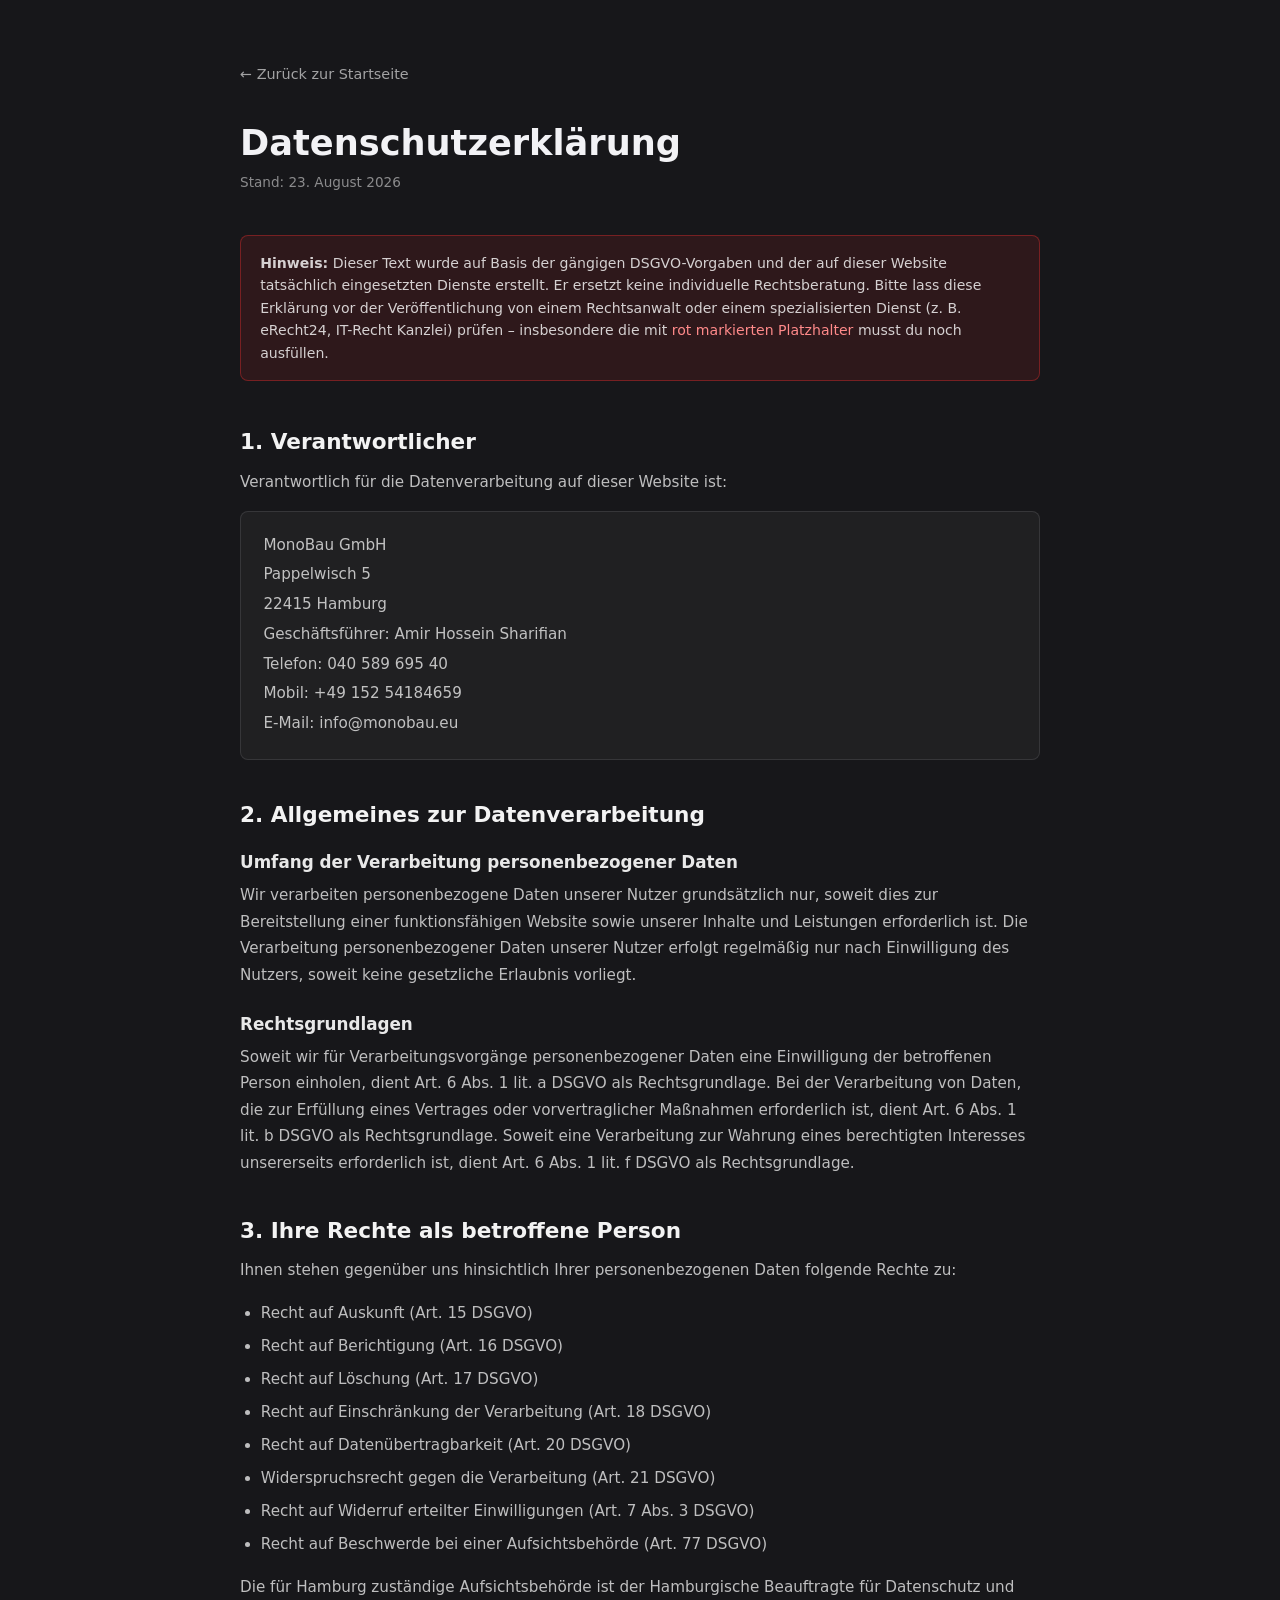
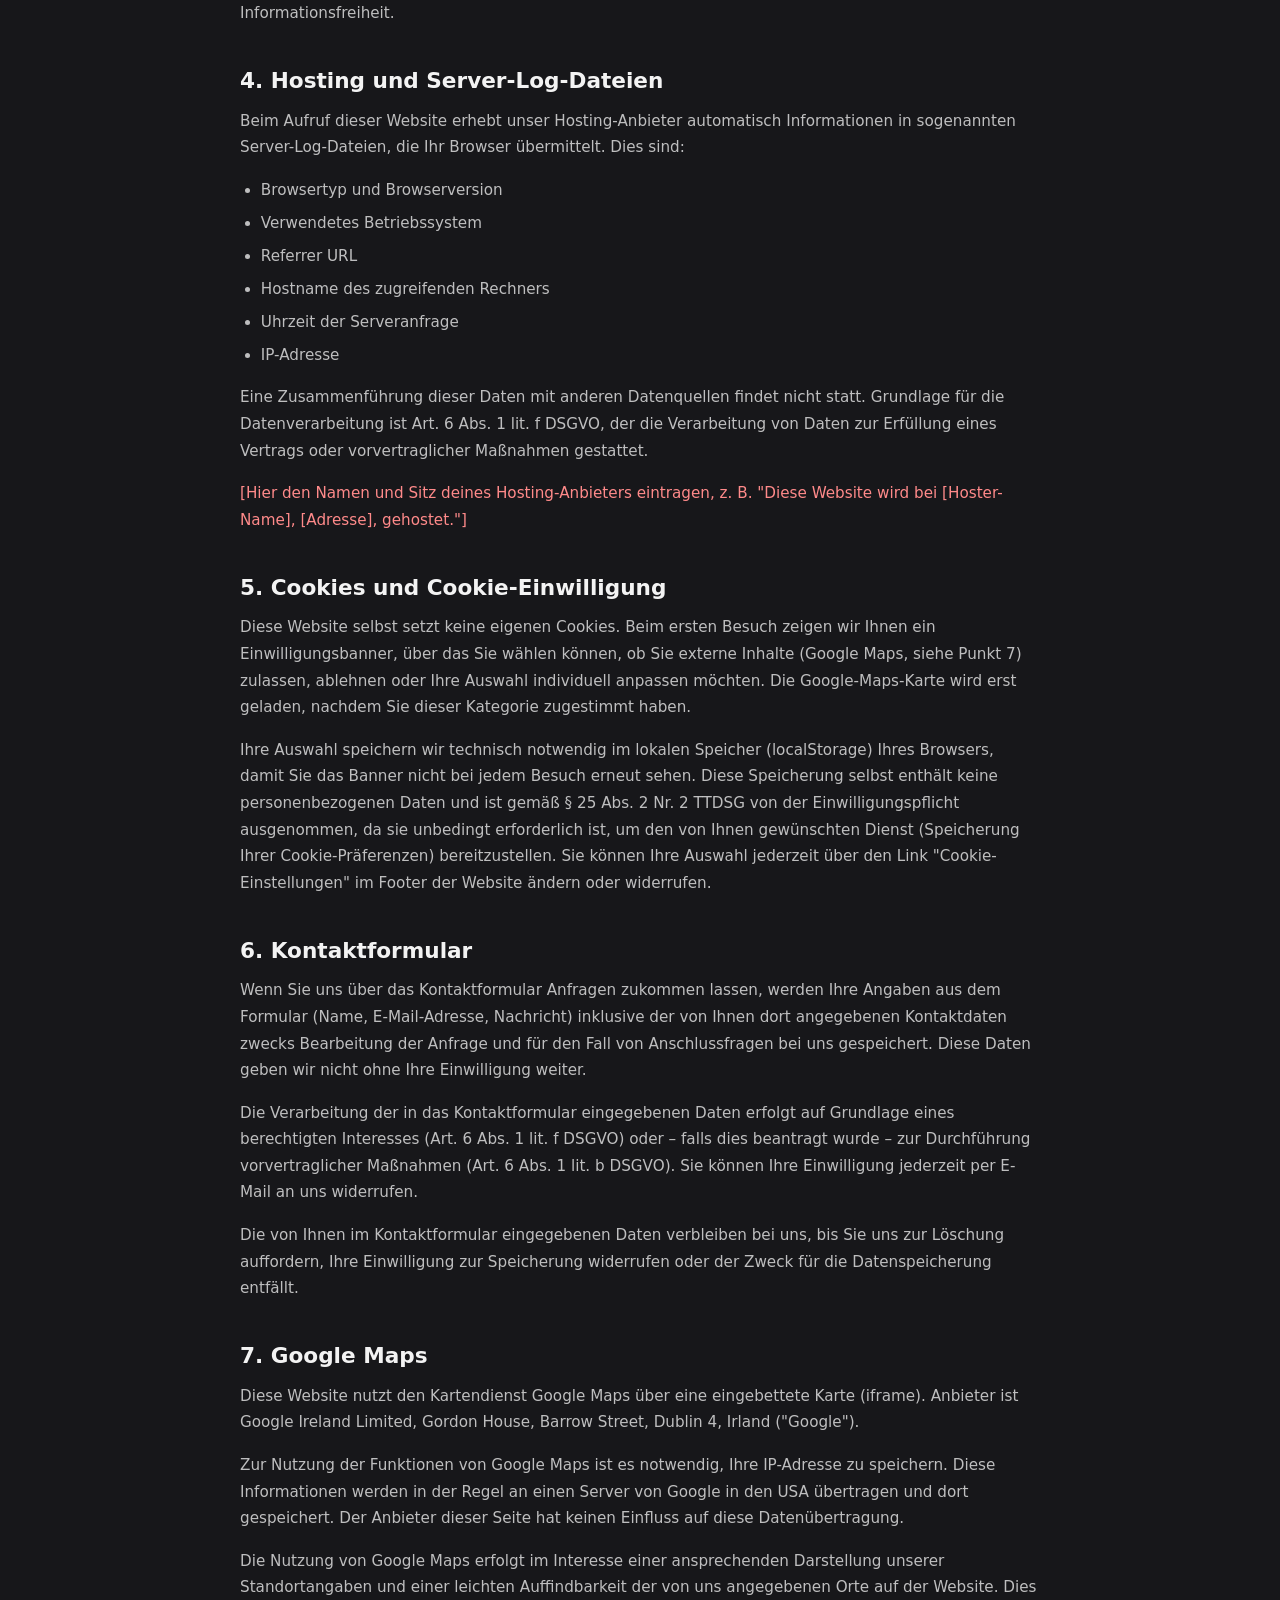
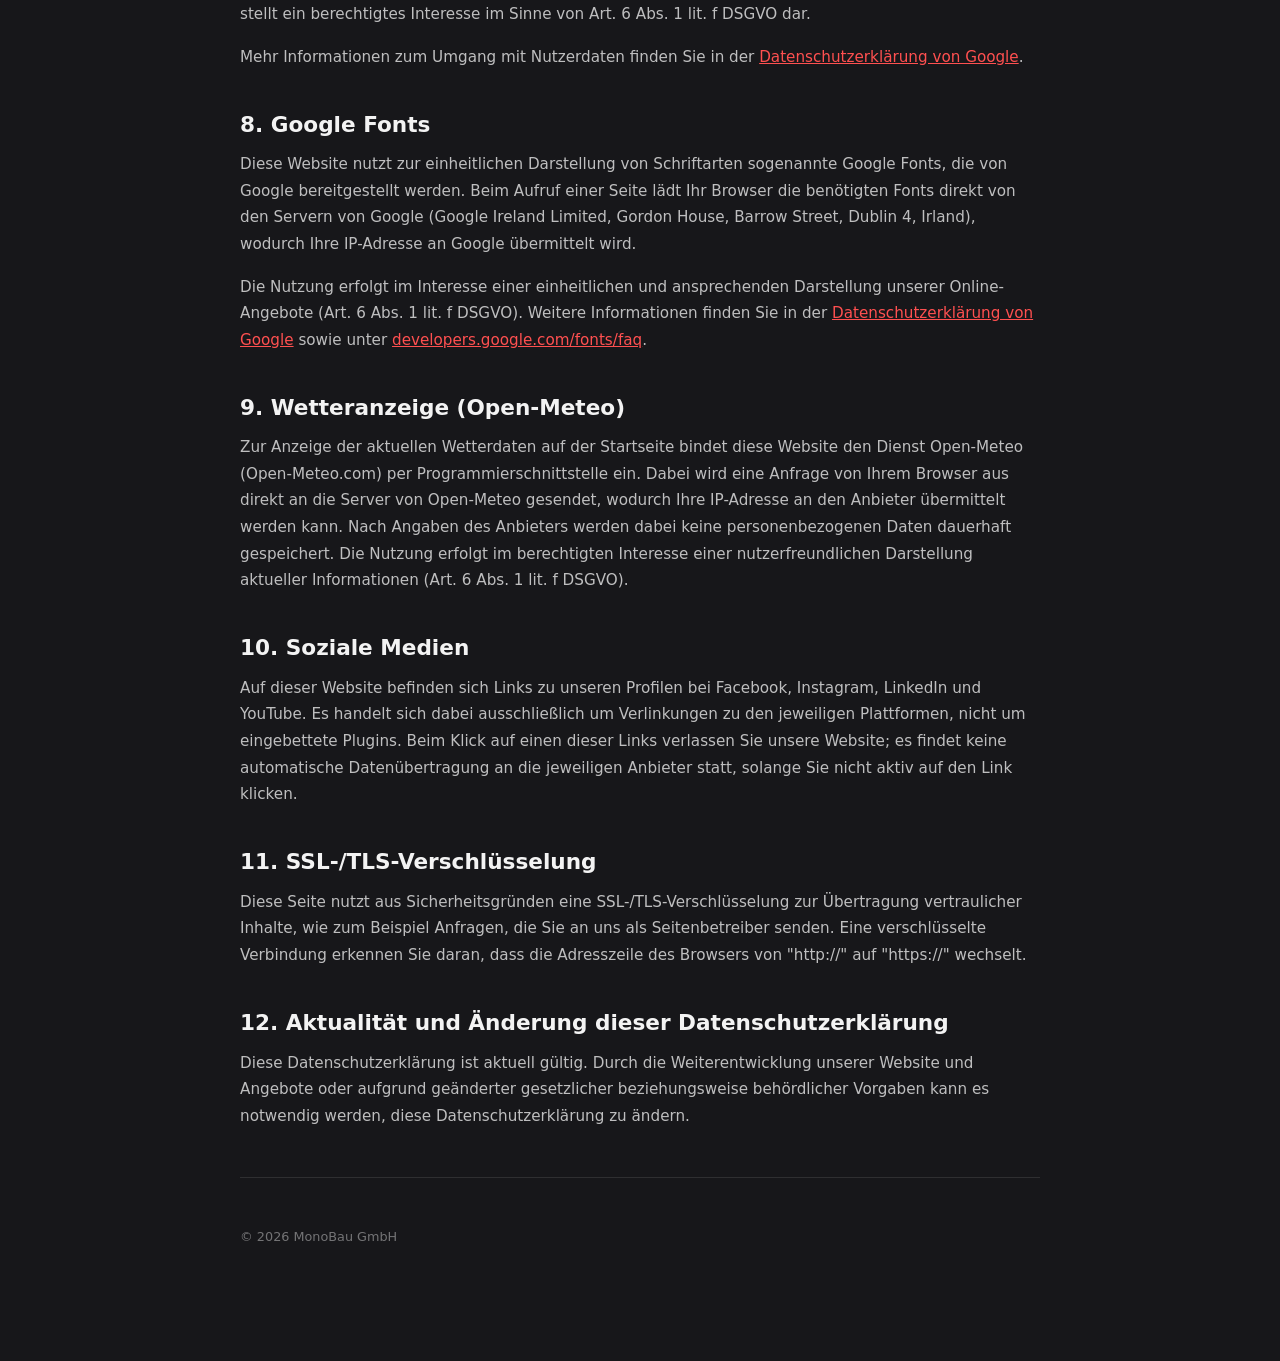
<file: datenschutz.html>
<!DOCTYPE html>
<html lang="de">
<head>
  <meta charset="UTF-8">
  <meta name="viewport" content="width=device-width, initial-scale=1.0">
  <title>Datenschutzerklärung – Mono Bau</title>
  <style>
    * {
      margin: 0;
      padding: 0;
      box-sizing: border-box;
      font-family: 'Segoe UI', system-ui, sans-serif;
    }

    html, body {
      background: #17171a;
      color: #f2f2f5;
    }

    body {
      padding: 4rem 1.5rem 6rem;
      display: flex;
      justify-content: center;
    }

    main {
      width: 100%;
      max-width: 800px;
    }

    a {
      color: #ff5050;
    }

    .back-link {
      display: inline-block;
      margin-bottom: 2.5rem;
      font-size: 0.9rem;
      color: rgba(255, 255, 255, 0.6);
      text-decoration: none;
    }

    .back-link:hover {
      color: #ffffff;
    }

    h1 {
      font-size: 2.2rem;
      font-weight: 600;
      margin-bottom: 0.5rem;
    }

    .updated {
      font-size: 0.85rem;
      color: rgba(255, 255, 255, 0.5);
      margin-bottom: 2.5rem;
    }

    .notice {
      background: rgba(255, 47, 47, 0.1);
      border: 1px solid rgba(255, 47, 47, 0.35);
      border-radius: 8px;
      padding: 1rem 1.2rem;
      font-size: 0.88rem;
      line-height: 1.6;
      color: rgba(255, 255, 255, 0.8);
      margin-bottom: 3rem;
    }

    h2 {
      font-size: 1.35rem;
      font-weight: 600;
      margin-top: 2.6rem;
      margin-bottom: 0.9rem;
      color: rgba(255, 255, 255, 0.95);
    }

    h3 {
      font-size: 1.05rem;
      font-weight: 600;
      margin-top: 1.6rem;
      margin-bottom: 0.6rem;
      color: rgba(255, 255, 255, 0.9);
    }

    p, li {
      font-size: 0.95rem;
      line-height: 1.75;
      color: rgba(255, 255, 255, 0.72);
    }

    p {
      margin-bottom: 1rem;
    }

    ul {
      margin: 0 0 1rem 1.3rem;
    }

    li {
      margin-bottom: 0.4rem;
    }

    .fill-in {
      color: #ff8a8a;
    }

    .contact-block {
      background: rgba(255, 255, 255, 0.04);
      border: 1px solid rgba(255, 255, 255, 0.1);
      border-radius: 8px;
      padding: 1.2rem 1.4rem;
      margin: 1rem 0 1.5rem;
    }

    .contact-block p {
      margin-bottom: 0.2rem;
    }

    hr {
      border: none;
      border-top: 1px solid rgba(255, 255, 255, 0.1);
      margin: 3rem 0;
    }
  </style>
</head>
<body>
  <main>
    <a href="index.html" class="back-link">← Zurück zur Startseite</a>

    <h1>Datenschutzerklärung</h1>
    <p class="updated">Stand: 23. August 2026</p>

    <div class="notice">
      <strong>Hinweis:</strong> Dieser Text wurde auf Basis der gängigen DSGVO-Vorgaben und der auf dieser Website
      tatsächlich eingesetzten Dienste erstellt. Er ersetzt keine individuelle Rechtsberatung. Bitte lass diese
      Erklärung vor der Veröffentlichung von einem Rechtsanwalt oder einem spezialisierten Dienst
      (z. B. eRecht24, IT-Recht Kanzlei) prüfen – insbesondere die mit
      <span class="fill-in">rot markierten Platzhalter</span> musst du noch ausfüllen.
    </div>

    <h2>1. Verantwortlicher</h2>
    <p>Verantwortlich für die Datenverarbeitung auf dieser Website ist:</p>
    <div class="contact-block">
      <p>MonoBau GmbH</p>
      <p>Pappelwisch 5</p>
      <p>22415 Hamburg</p>
      <p>Geschäftsführer: Amir Hossein Sharifian</p>
      <p>Telefon: 040 589 695 40</p>
      <p>Mobil: +49 152 54184659</p>
      <p>E-Mail: info@monobau.eu</p>
    </div>

    <h2>2. Allgemeines zur Datenverarbeitung</h2>
    <h3>Umfang der Verarbeitung personenbezogener Daten</h3>
    <p>
      Wir verarbeiten personenbezogene Daten unserer Nutzer grundsätzlich nur, soweit dies zur Bereitstellung
      einer funktionsfähigen Website sowie unserer Inhalte und Leistungen erforderlich ist. Die Verarbeitung
      personenbezogener Daten unserer Nutzer erfolgt regelmäßig nur nach Einwilligung des Nutzers, soweit keine
      gesetzliche Erlaubnis vorliegt.
    </p>
    <h3>Rechtsgrundlagen</h3>
    <p>
      Soweit wir für Verarbeitungsvorgänge personenbezogener Daten eine Einwilligung der betroffenen Person
      einholen, dient Art. 6 Abs. 1 lit. a DSGVO als Rechtsgrundlage. Bei der Verarbeitung von Daten, die zur
      Erfüllung eines Vertrages oder vorvertraglicher Maßnahmen erforderlich ist, dient Art. 6 Abs. 1 lit. b DSGVO
      als Rechtsgrundlage. Soweit eine Verarbeitung zur Wahrung eines berechtigten Interesses unsererseits
      erforderlich ist, dient Art. 6 Abs. 1 lit. f DSGVO als Rechtsgrundlage.
    </p>

    <h2>3. Ihre Rechte als betroffene Person</h2>
    <p>Ihnen stehen gegenüber uns hinsichtlich Ihrer personenbezogenen Daten folgende Rechte zu:</p>
    <ul>
      <li>Recht auf Auskunft (Art. 15 DSGVO)</li>
      <li>Recht auf Berichtigung (Art. 16 DSGVO)</li>
      <li>Recht auf Löschung (Art. 17 DSGVO)</li>
      <li>Recht auf Einschränkung der Verarbeitung (Art. 18 DSGVO)</li>
      <li>Recht auf Datenübertragbarkeit (Art. 20 DSGVO)</li>
      <li>Widerspruchsrecht gegen die Verarbeitung (Art. 21 DSGVO)</li>
      <li>Recht auf Widerruf erteilter Einwilligungen (Art. 7 Abs. 3 DSGVO)</li>
      <li>Recht auf Beschwerde bei einer Aufsichtsbehörde (Art. 77 DSGVO)</li>
    </ul>
    <p>
      Die für Hamburg zuständige Aufsichtsbehörde ist der Hamburgische Beauftragte für Datenschutz und
      Informationsfreiheit.
    </p>

    <h2>4. Hosting und Server-Log-Dateien</h2>
    <p>
      Beim Aufruf dieser Website erhebt unser Hosting-Anbieter automatisch Informationen in sogenannten
      Server-Log-Dateien, die Ihr Browser übermittelt. Dies sind:
    </p>
    <ul>
      <li>Browsertyp und Browserversion</li>
      <li>Verwendetes Betriebssystem</li>
      <li>Referrer URL</li>
      <li>Hostname des zugreifenden Rechners</li>
      <li>Uhrzeit der Serveranfrage</li>
      <li>IP-Adresse</li>
    </ul>
    <p>
      Eine Zusammenführung dieser Daten mit anderen Datenquellen findet nicht statt. Grundlage für die
      Datenverarbeitung ist Art. 6 Abs. 1 lit. f DSGVO, der die Verarbeitung von Daten zur Erfüllung eines
      Vertrags oder vorvertraglicher Maßnahmen gestattet.
    </p>
    <p class="fill-in">
      [Hier den Namen und Sitz deines Hosting-Anbieters eintragen, z. B. "Diese Website wird bei [Hoster-Name],
      [Adresse], gehostet."]
    </p>

    <h2>5. Cookies und Cookie-Einwilligung</h2>
    <p>
      Diese Website selbst setzt keine eigenen Cookies. Beim ersten Besuch zeigen wir Ihnen ein
      Einwilligungsbanner, über das Sie wählen können, ob Sie externe Inhalte (Google Maps, siehe Punkt 7)
      zulassen, ablehnen oder Ihre Auswahl individuell anpassen möchten. Die Google-Maps-Karte wird erst
      geladen, nachdem Sie dieser Kategorie zugestimmt haben.
    </p>
    <p>
      Ihre Auswahl speichern wir technisch notwendig im lokalen Speicher (localStorage) Ihres Browsers, damit
      Sie das Banner nicht bei jedem Besuch erneut sehen. Diese Speicherung selbst enthält keine
      personenbezogenen Daten und ist gemäß § 25 Abs. 2 Nr. 2 TTDSG von der Einwilligungspflicht ausgenommen,
      da sie unbedingt erforderlich ist, um den von Ihnen gewünschten Dienst (Speicherung Ihrer
      Cookie-Präferenzen) bereitzustellen. Sie können Ihre Auswahl jederzeit über den Link
      "Cookie-Einstellungen" im Footer der Website ändern oder widerrufen.
    </p>

    <h2>6. Kontaktformular</h2>
    <p>
      Wenn Sie uns über das Kontaktformular Anfragen zukommen lassen, werden Ihre Angaben aus dem Formular
      (Name, E-Mail-Adresse, Nachricht) inklusive der von Ihnen dort angegebenen Kontaktdaten zwecks Bearbeitung
      der Anfrage und für den Fall von Anschlussfragen bei uns gespeichert. Diese Daten geben wir nicht ohne
      Ihre Einwilligung weiter.
    </p>
    <p>
      Die Verarbeitung der in das Kontaktformular eingegebenen Daten erfolgt auf Grundlage eines berechtigten
      Interesses (Art. 6 Abs. 1 lit. f DSGVO) oder – falls dies beantragt wurde – zur Durchführung
      vorvertraglicher Maßnahmen (Art. 6 Abs. 1 lit. b DSGVO). Sie können Ihre Einwilligung jederzeit per
      E-Mail an uns widerrufen.
    </p>
    <p>
      Die von Ihnen im Kontaktformular eingegebenen Daten verbleiben bei uns, bis Sie uns zur Löschung
      auffordern, Ihre Einwilligung zur Speicherung widerrufen oder der Zweck für die Datenspeicherung entfällt.
    </p>

    <h2>7. Google Maps</h2>
    <p>
      Diese Website nutzt den Kartendienst Google Maps über eine eingebettete Karte (iframe). Anbieter ist
      Google Ireland Limited, Gordon House, Barrow Street, Dublin 4, Irland ("Google").
    </p>
    <p>
      Zur Nutzung der Funktionen von Google Maps ist es notwendig, Ihre IP-Adresse zu speichern. Diese
      Informationen werden in der Regel an einen Server von Google in den USA übertragen und dort gespeichert.
      Der Anbieter dieser Seite hat keinen Einfluss auf diese Datenübertragung.
    </p>
    <p>
      Die Nutzung von Google Maps erfolgt im Interesse einer ansprechenden Darstellung unserer Standortangaben
      und einer leichten Auffindbarkeit der von uns angegebenen Orte auf der Website. Dies stellt ein
      berechtigtes Interesse im Sinne von Art. 6 Abs. 1 lit. f DSGVO dar.
    </p>
    <p>
      Mehr Informationen zum Umgang mit Nutzerdaten finden Sie in der
      <a href="https://policies.google.com/privacy" target="_blank" rel="noopener">Datenschutzerklärung von Google</a>.
    </p>

    <h2>8. Google Fonts</h2>
    <p>
      Diese Website nutzt zur einheitlichen Darstellung von Schriftarten sogenannte Google Fonts, die von
      Google bereitgestellt werden. Beim Aufruf einer Seite lädt Ihr Browser die benötigten Fonts direkt von
      den Servern von Google (Google Ireland Limited, Gordon House, Barrow Street, Dublin 4, Irland), wodurch
      Ihre IP-Adresse an Google übermittelt wird.
    </p>
    <p>
      Die Nutzung erfolgt im Interesse einer einheitlichen und ansprechenden Darstellung unserer
      Online-Angebote (Art. 6 Abs. 1 lit. f DSGVO). Weitere Informationen finden Sie in der
      <a href="https://policies.google.com/privacy" target="_blank" rel="noopener">Datenschutzerklärung von Google</a>
      sowie unter
      <a href="https://developers.google.com/fonts/faq" target="_blank" rel="noopener">developers.google.com/fonts/faq</a>.
    </p>

    <h2>9. Wetteranzeige (Open-Meteo)</h2>
    <p>
      Zur Anzeige der aktuellen Wetterdaten auf der Startseite bindet diese Website den Dienst Open-Meteo
      (Open-Meteo.com) per Programmierschnittstelle ein. Dabei wird eine Anfrage von Ihrem Browser aus direkt an
      die Server von Open-Meteo gesendet, wodurch Ihre IP-Adresse an den Anbieter übermittelt werden kann. Nach
      Angaben des Anbieters werden dabei keine personenbezogenen Daten dauerhaft gespeichert. Die Nutzung
      erfolgt im berechtigten Interesse einer nutzerfreundlichen Darstellung aktueller Informationen
      (Art. 6 Abs. 1 lit. f DSGVO).
    </p>

    <h2>10. Soziale Medien</h2>
    <p>
      Auf dieser Website befinden sich Links zu unseren Profilen bei Facebook, Instagram, LinkedIn und YouTube.
      Es handelt sich dabei ausschließlich um Verlinkungen zu den jeweiligen Plattformen, nicht um eingebettete
      Plugins. Beim Klick auf einen dieser Links verlassen Sie unsere Website; es findet keine automatische
      Datenübertragung an die jeweiligen Anbieter statt, solange Sie nicht aktiv auf den Link klicken.
    </p>

    <h2>11. SSL-/TLS-Verschlüsselung</h2>
    <p>
      Diese Seite nutzt aus Sicherheitsgründen eine SSL-/TLS-Verschlüsselung zur Übertragung vertraulicher
      Inhalte, wie zum Beispiel Anfragen, die Sie an uns als Seitenbetreiber senden. Eine verschlüsselte
      Verbindung erkennen Sie daran, dass die Adresszeile des Browsers von "http://" auf "https://" wechselt.
    </p>

    <h2>12. Aktualität und Änderung dieser Datenschutzerklärung</h2>
    <p>
      Diese Datenschutzerklärung ist aktuell gültig. Durch die Weiterentwicklung unserer Website und Angebote
      oder aufgrund geänderter gesetzlicher beziehungsweise behördlicher Vorgaben kann es notwendig werden,
      diese Datenschutzerklärung zu ändern.
    </p>

    <hr>
    <p style="font-size: 0.8rem; color: rgba(255,255,255,0.4);">
      © 2026 MonoBau GmbH
    </p>
  </main>
</body>
</html>
</file>
